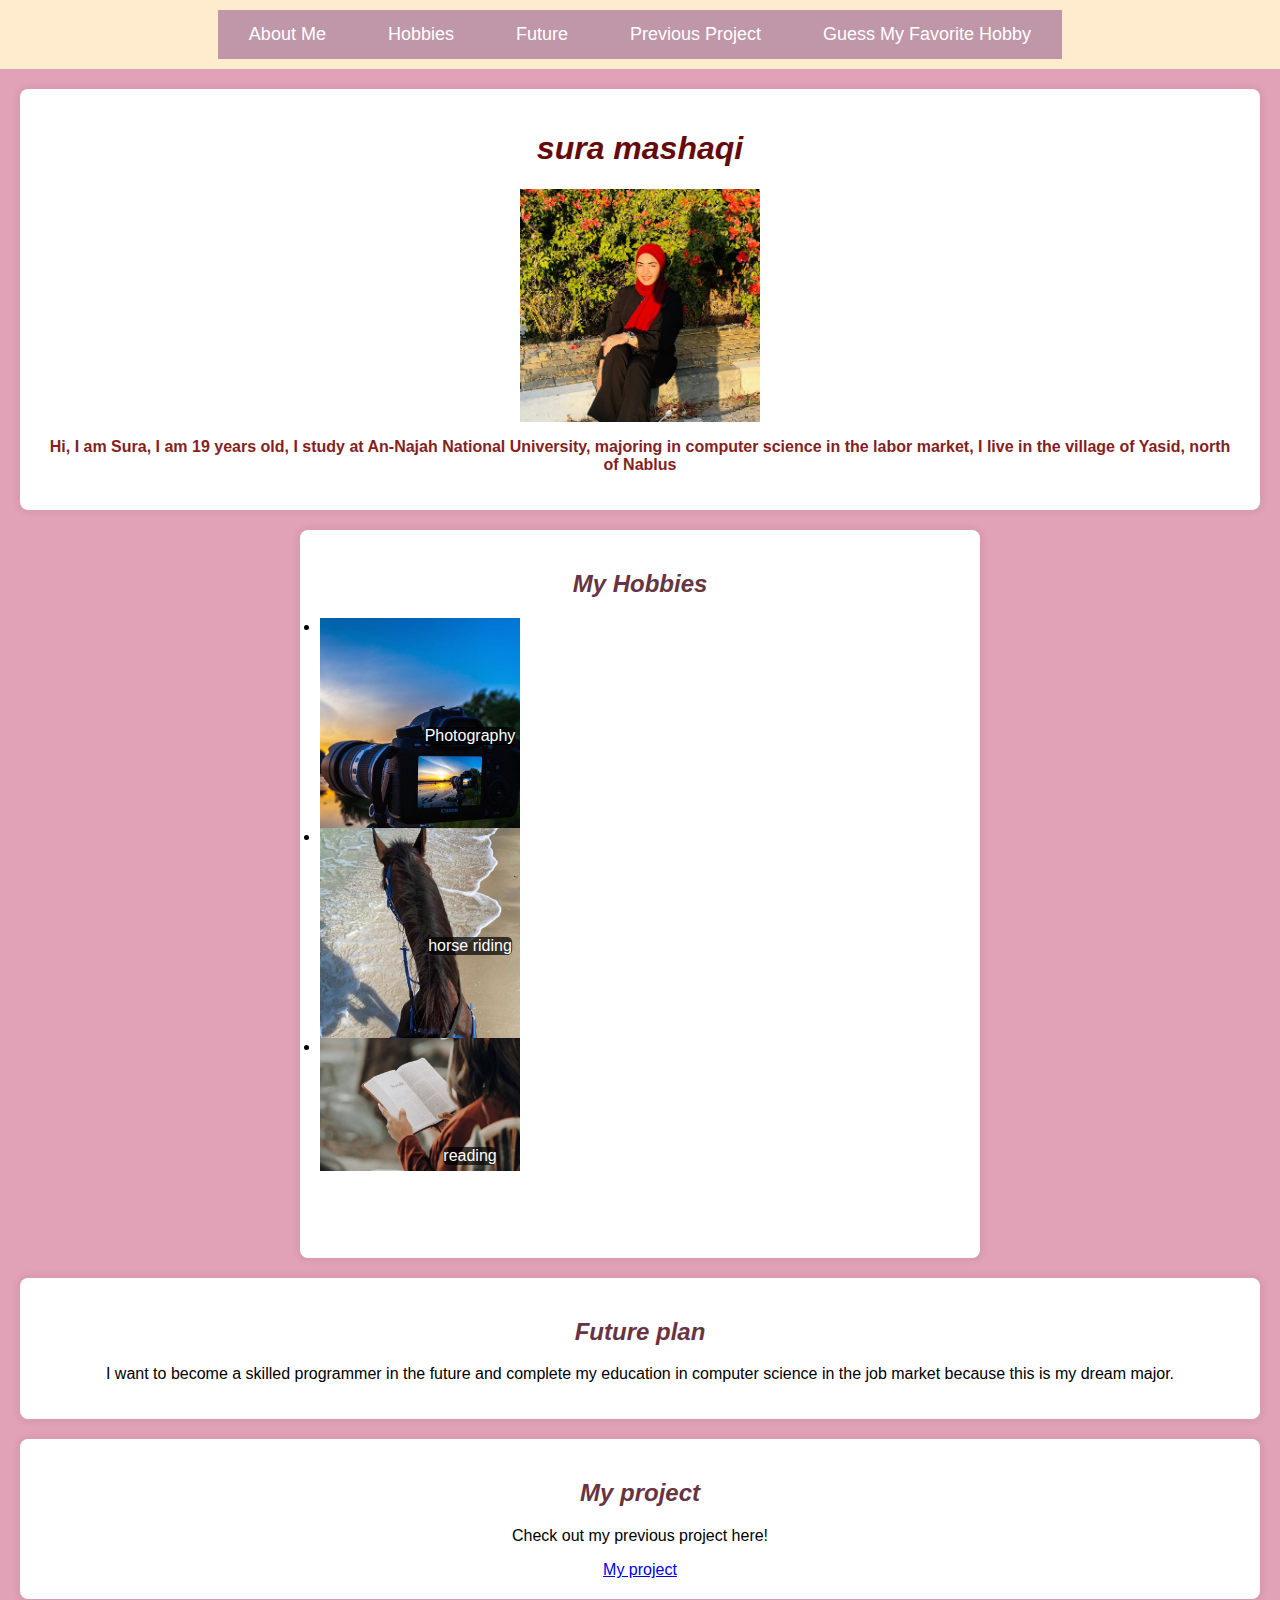
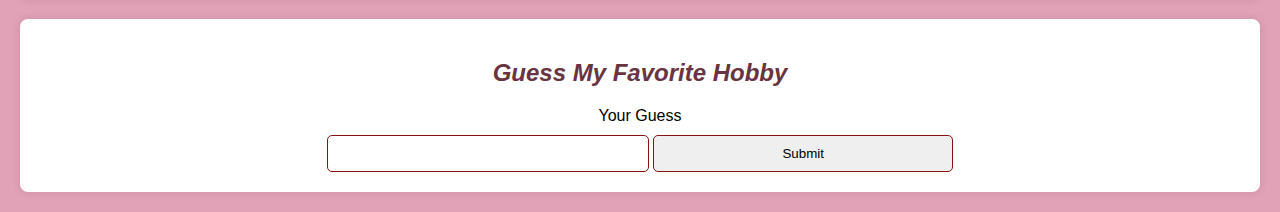
<file: Css.Project/index.html>
<!DOCTYPE html>
<html lang="en">
<head>
    <meta charset="UTF-8">
    <meta name="viewport" content="width=device-width, initial-scale=1.0">
    <title>suraahmad</title>
    <link rel="stylesheet" href="css/master.css">
</head>
<body>
    <nav>
        <ul>
            <li><a herf="#about ">About Me</a></li>
            <li><a herf="#hobbies">Hobbies</a></li>
            <li><a herf="#future">Future</a></li>
            <li><a herf="#project">Previous Project</a></li>
            <li><a herf="#form">Guess My Favorite Hobby</a></li>
        </ul>
    </nav>
    <section id="about">
        <h1> sura mashaqi </h1>
        <img src="imgs22.jpg" alt="sura" width="200" height="200" class="sura-image">
        <p class="about"> Hi, I am Sura, I am 19 years old, I study at An-Najah National University, majoring in computer science in the labor market, I live in the village of Yasid, north of Nablus</p>
    </section>
    <section id="hobbies">
        <h2> My Hobbies</h2>
        <div>
         <div class="image-photo">  <li><a href="https://en.wikipedia.org/wiki/Photograph" class="image-ph" target="_blank">Photography</a><img src="photography.jpg" width="200" height="200"></li> </div>
         <div class="image-riding">  <li><a href="https://en.wikipedia.org/wiki/Equestrianism" class="image-horse" target="_blank">horse riding </a> <img src="horse riding.jpg" alt="horse riding" width="200" height="200"></li> </div>
          <div class="image-read"> <li><a href="https://en.wikipedia.org/wiki/Reading" class="image-rd" target="_blank">reading</a> <img src="reading.jpg" alt="reading" width="200" height="200" ></li></div>
        </ul>
    </section>
    <section id="future">
        <h2>Future plan</h2>
        <p> I want to become a skilled programmer in the future and complete my education in computer science in the job market because this is my dream major.</p>
    </section>
    <section id="project">
        <h2>My project </h2>
        <p>Check out my previous project here!</p>
        <a href="https://github.com/suramashaqi/web-1.git">My project</a>
    </section>
    <section id="form">
        <h2>Guess My Favorite Hobby</h2>
        <form>
            <label>Your Guess</label>
            <input type="text" id="guess" name="guess">
            <input type="submit" value="Submit">
        </form>
    </section>
</body>
</html>
</file>
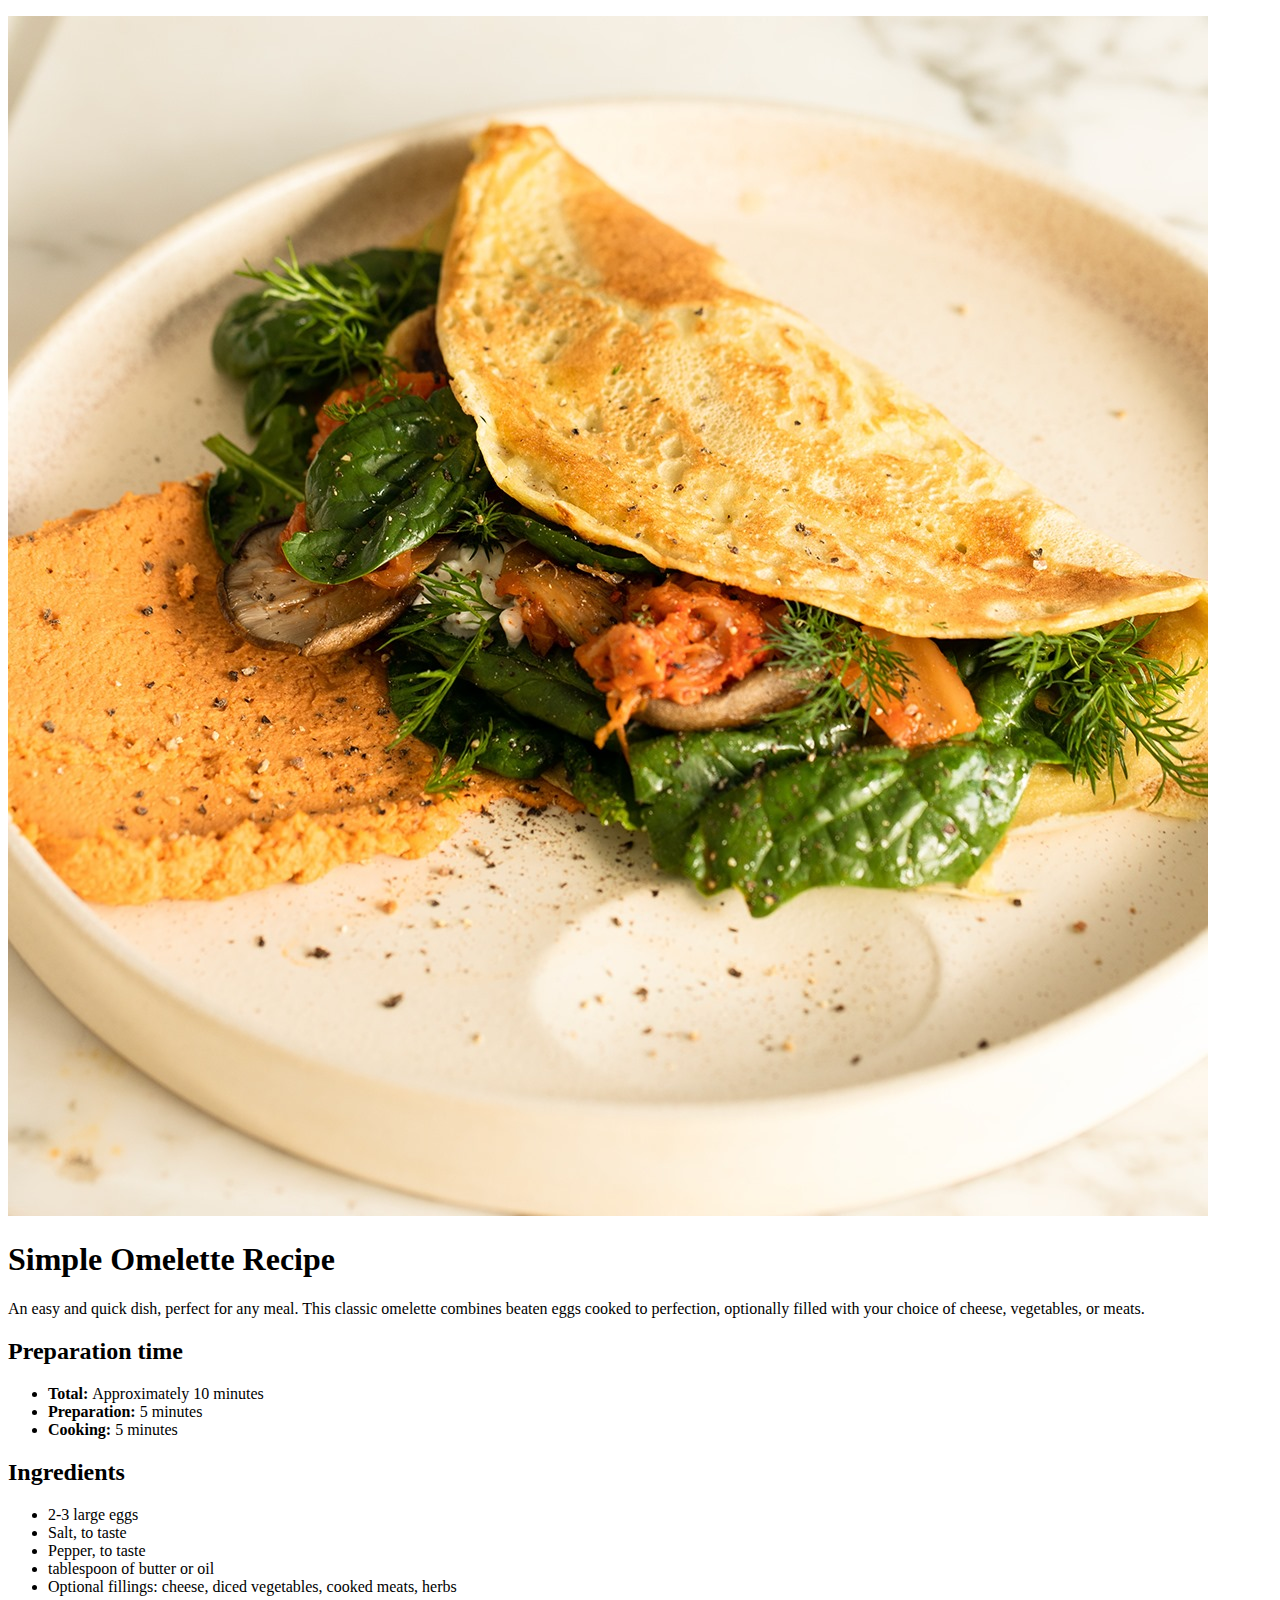
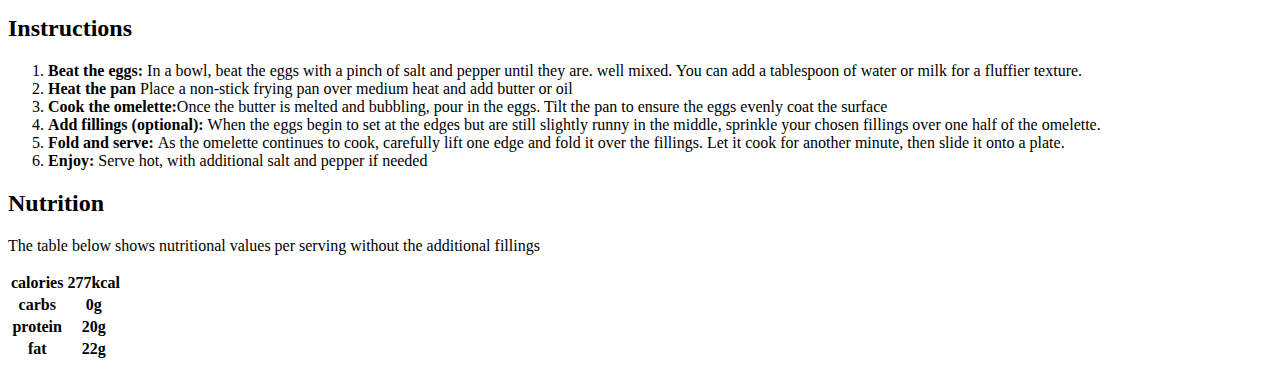
<file: assignment 1.html>
<!DOCTYPE html>
<html lang="en">
<head>
    <meta charset="UTF-8">
    <meta name="viewport" content="width=device-width, initial-scale=1.0">
    <title>Document</title>
</head>
<p>
    <img src = "assig2.jpg"/>
    <h1> Simple Omelette Recipe </h1>
    <div>
        <p>An easy and quick dish, perfect for any meal. This classic omelette combines beaten 
            eggs cooked to perfection, optionally filled with your choice of cheese, vegetables, or meats.</p>
    </div>
     <h2>Preparation time </h2>
     <ul>
      <li>  
         <b> Total: </b>
         Approximately 10 minutes
      </li>
      <li>
        <b>Preparation:</b>
        5 minutes
      </li>
      <li>
        <b>Cooking: </b>
        5 minutes
      </li>
     </ul>
     <div>
        <h2>Ingredients</h2>
        <ul>
            <li>2-3 large eggs</li>
            <li>Salt, to taste</li>
            <li>Pepper, to taste</li>
            <li>tablespoon of butter or oil</li>
            <li>Optional fillings: cheese, diced vegetables, cooked meats, herbs</li>
        </ul>
     </div>
     <div>
        <h2>Instructions</h2>
        <ol>
            <li> <b> Beat the eggs:  </b> In a bowl, beat the eggs with a pinch of salt and pepper until they are. well mixed. You can add a tablespoon of water or milk for a fluffier texture. </li> 
            <li> <b>Heat the pan </b> Place a non-stick frying pan over medium heat and add butter or oil</li>
            <li><b> Cook the omelette:</b>Once the butter is melted and bubbling, pour in the eggs. Tilt the pan to ensure the eggs evenly coat the surface</li>
            <li><b> Add fillings (optional): </b>When the eggs begin to set at the edges but are still slightly runny in the middle, sprinkle your chosen fillings over one half of the omelette.</li>
            <li><b> Fold and serve: </b>As the omelette continues to cook, carefully lift one edge and fold it over the fillings. Let it cook for another minute, then slide it onto a plate.</li>
            <li><b> Enjoy:</b> Serve hot, with additional salt and pepper if needed</li>
        </ol>
     </div>
    <h2>Nutrition</h2>
   <p> The table below shows nutritional values per serving without the additional fillings</p>
     <table>
         <tr>
            <th> calories </th>
            <th>  277kcal</th>
        
        </tr>
        <tr>
            <th>carbs</th>
            <th>0g</th>

        </tr>
        <tr>
            <th>protein</th>
            <th>20g</th>
        </tr>
        <tr>
            <th>fat</th>
            <th>22g</th>
        </tr>
    </table>
</body>
</html>
</file>
<file: Css.Project/css/master.css>
body {
font-family: sans-serif;
margin: 0;
padding: 0;
background-color:rgb(225, 161, 183);
text-align: center;
}
nav {
    background-color: blanchedalmond;
    display: flex;
    justify-content: center;
    padding: 10px 0;
}

nav ul{
    list-style-type: none;
margin: 0;
padding: 0;
background-color: rgb(191, 151, 168);
overflow: hidden;
position: sticky;
display: flex;

}
nav ul li {
    float:left;
    margin: 0 15px;
}
nav ul li a {
    display: block;
    color: white;
    text-align: center;
    padding: 14px 16px;
    text-decoration:none ;
    font-size: 18px;
    transition: background-color 0.3s ease;
}
nav ul li :hover {
    background-color: rgb(212, 164, 177);
    border-radius: 5px;
}

.sura-image {
display:block;
margin-left: auto;
margin-right: auto;
width: 20%;
}

.about {
    text-align: center;
    font-weight: bold;
    color: rgb(134, 30, 30);
}
.image-photo {
    position: relative;
    width: 300px;
    height: 200px;
}
.image-ph {
   position: absolute;
   top: 50%;
   left: 50%;
   transform: translate(-50%,50%);
   background-color: rgba(0, 0 , 0 , 0.7);
   color:white;
   text-decoration: 5px;
   border-radius: 5px;
}
.image-ph :hover {
background-color: aquamarine;
}
.image-ph img {
   width: 100%;
    height: auto;
}


.image-riding {
    position: relative;
    width: 300px;
    height: 200px;
}
.image-horse {
    position: absolute;
   top: 50%;
   left: 50%;
   transform: translate(-50%,50%);
   background-color: rgba(0, 0 , 0 , 0.7);
   color:white;
   text-decoration: 5px;
   border-radius: 5px;
   
}

.image-horse img {
   width:100%;
    height: auto;
}


.image-read {
    position: relative;
    width: 300px;
    height: 200px;
}

.image-rd {
    position: absolute;
    top: 50%;
    left: 50%;
    transform: translate(-50%,50%);
    background-color: rgba(0, 0 , 0 , 0.7);
    color:white;
    text-decoration: 5px;
    border-radius: 5px;
}
.image-rd img {
   width: 100%;
    height: auto;
}

#hobbies {
    text-align: center;
    display:block;
    margin-left: auto;
    margin-right: auto;
    width: 50%;
}

section{
    padding:20px;
    margin: 20px;
    background-color: white;
    border-radius: 8px;
    box-shadow: 0  0 10px rgba(0, 0 , 0 , 0.1);
}
h1 {
    color: rgb(101, 9, 9);
    font-style: italic;
    font-family: Verdana, Geneva, Tahoma, sans-serif;
    text-align: center;
}
h2 {
    color:rgb(105, 52, 65);
    font-style: oblique;
}
img {
    max-width: 100%;
    height: auto;
    display: block;
    margin: 10px 0;
}

form {
margin-top: 20px;

}
input {
    width: 300px;
    padding: 10px;
    border: 1px solid #881111 ;
    border-radius: 5px;
}
label {
    display: block;
    margin-bottom: 10px;
    justify-content: center;
    align-items: center;
    
}
</file>
